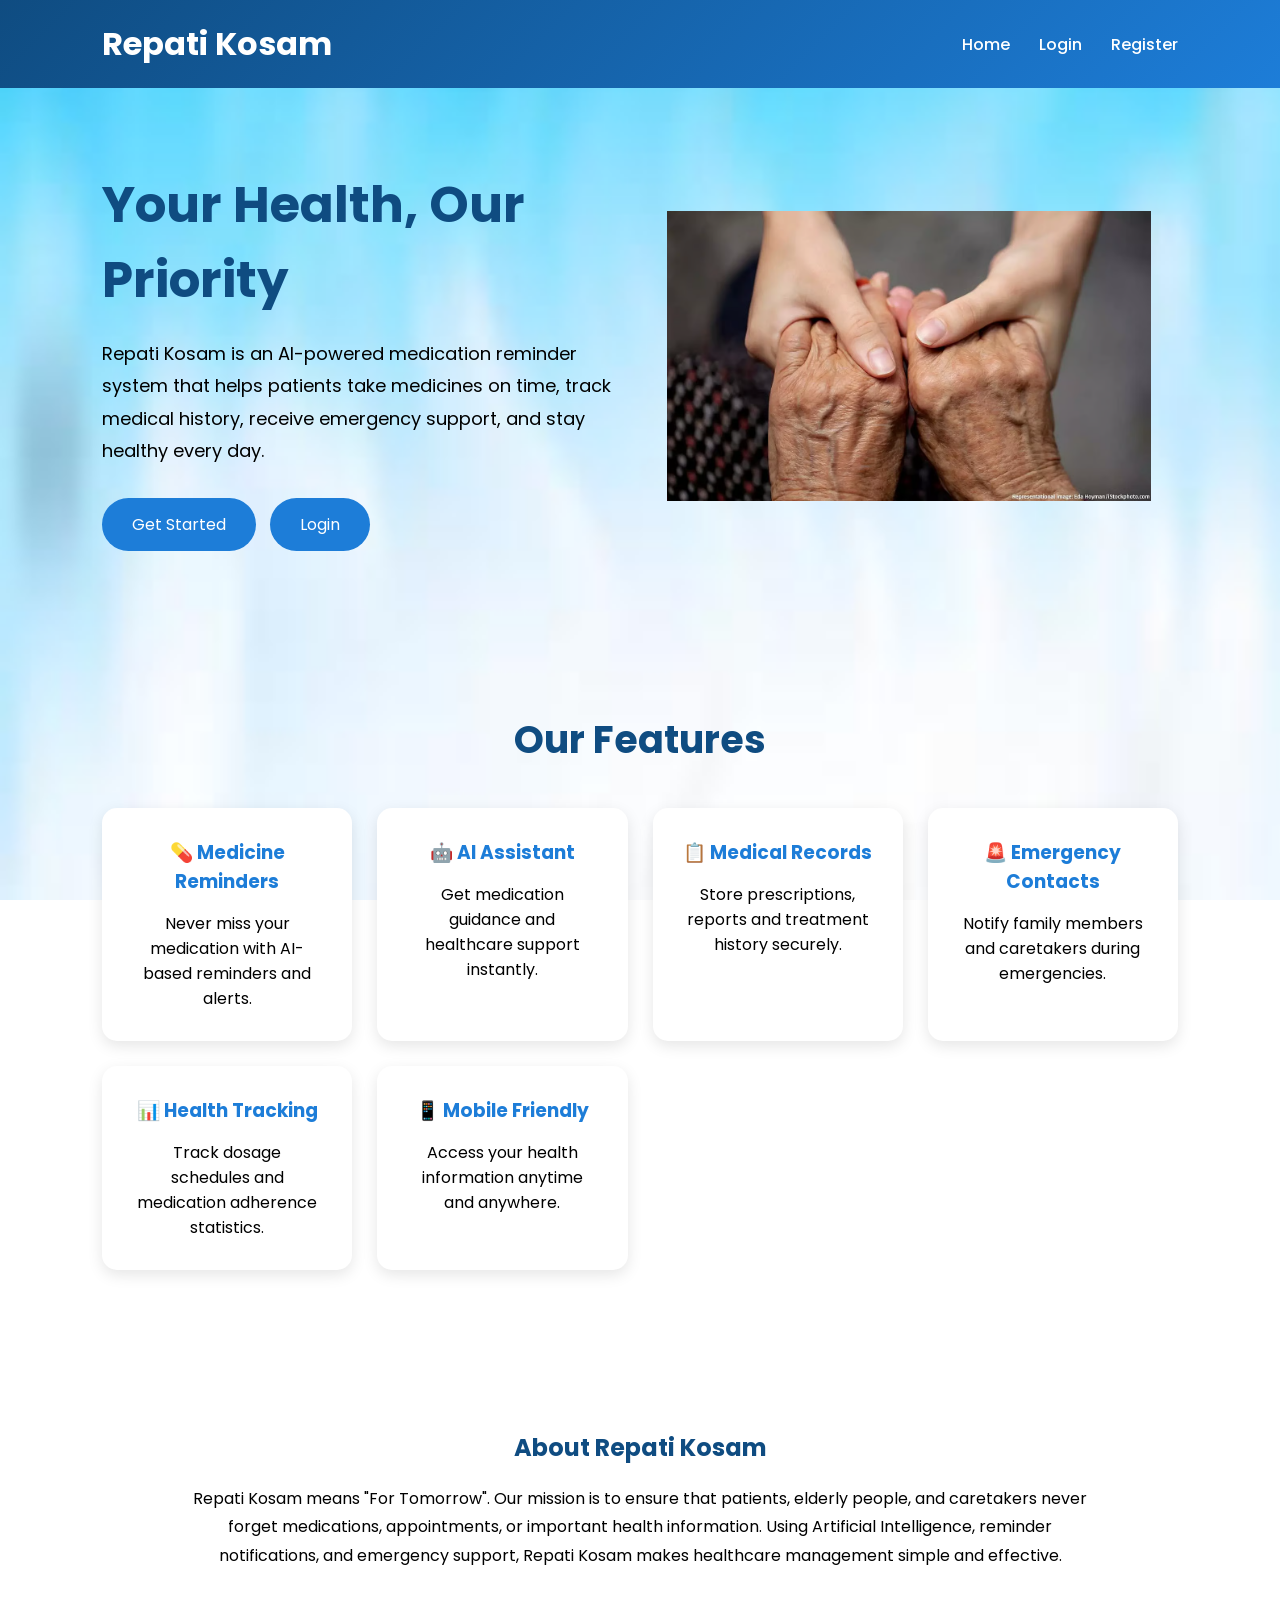
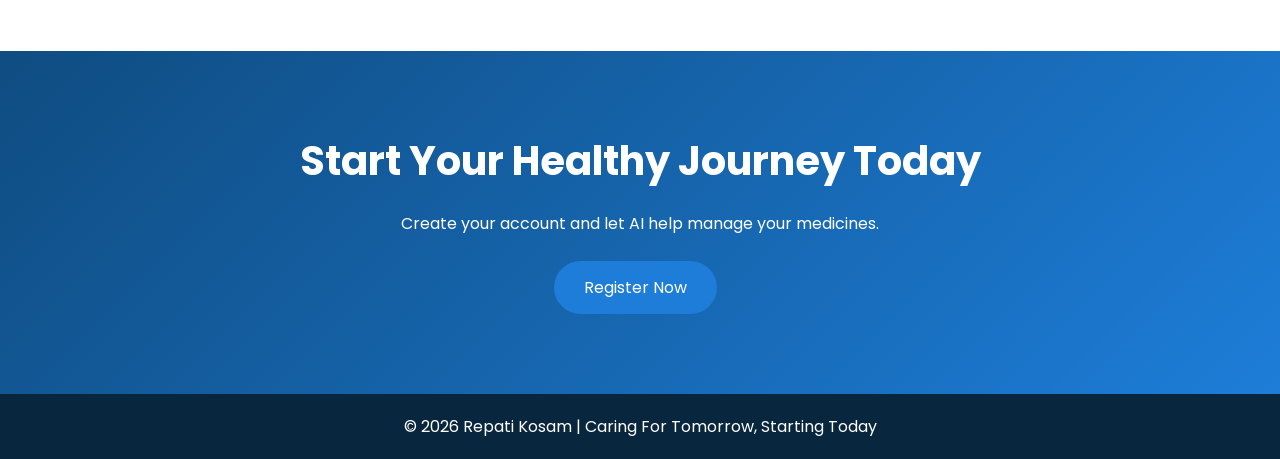
<file: index.html>
<!DOCTYPE html>
<html lang="en">
<head>
<meta charset="UTF-8">
<meta name="viewport" content="width=device-width, initial-scale=1.0">
<title>Repati Kosam - AI Medication Assistant</title>

<link href="https://fonts.googleapis.com/css2?family=Poppins:wght@300;400;500;600;700&display=swap" rel="stylesheet">

<style>
*{
    margin:0;
    padding:0;
    box-sizing:border-box;
    font-family:'Poppins',sans-serif;
}

body{
    background-image: url('images/bg.jpg');
    background-repeat: no-repeat;
  background-attachment: fixed;
  background-size: cover;
}

header{
    background:linear-gradient(135deg,#0f4c81,#1d7dd8);
    color:white;
    padding:20px 8%;
    display:flex;
    justify-content:space-between;
    align-items:center;
}

.logo{
    font-size:32px;
    font-weight:700;
}

nav a{
    color:white;
    text-decoration:none;
    margin-left:25px;
    font-weight:500;
}

.hero{
    display:flex;
    justify-content:space-between;
    align-items:center;
    padding:80px 8%;
    flex-wrap:wrap;
}

.hero-text{
    flex:1;
    min-width:300px;
}

.hero-text h1{
    font-size:50px;
    color:#0f4c81;
    margin-bottom:20px;
}

.hero-text p{
    font-size:18px;
    line-height:1.8;
    margin-bottom:30px;
}

.btn{
    display:inline-block;
    background:#1d7dd8;
    color:white;
    padding:14px 30px;
    border-radius:30px;
    text-decoration:none;
    margin-right:10px;
    transition:.3s;
}

.btn:hover{
    background:#0f4c81;
}

.hero-image{
    flex:1;
    text-align:center;
    min-width:300px;
}

.hero-image img{
    width:90%;
    max-width:500px;
}

.features{
    padding:80px 8%;
    text-align:center;
}

.features h2{
    color:#0f4c81;
    margin-bottom:40px;
    font-size:38px;
}

.feature-boxes{
    display:grid;
    grid-template-columns:repeat(auto-fit,minmax(250px,1fr));
    gap:25px;
}

.box{
    background:white;
    padding:30px;
    border-radius:15px;
    box-shadow:0 5px 15px rgba(0,0,0,0.1);
    transition:.3s;
}

.box:hover{
    transform:translateY(-10px);
}

.box h3{
    color:#1d7dd8;
    margin-bottom:15px;
}

.about{
    background:white;
    padding:80px 8%;
    text-align:center;
}

.about h2{
    color:#0f4c81;
    margin-bottom:20px;
}

.about p{
    max-width:900px;
    margin:auto;
    line-height:1.8;
}

.cta{
    padding:80px 8%;
    text-align:center;
    background:linear-gradient(135deg,#0f4c81,#1d7dd8);
    color:white;
}

.cta h2{
    font-size:40px;
    margin-bottom:20px;
}

footer{
    background:#08263d;
    color:white;
    text-align:center;
    padding:20px;
}
</style>
</head>

<body>

<header>
    <div class="logo">Repati Kosam</div>

    <nav>
        <a href="index.html">Home</a>
        <a href="login.html">Login</a>
        <a href="register.html">Register</a>
    </nav>
</header>

<section class="hero">

    <div class="hero-text">
        <h1>Your Health, Our Priority</h1>

        <p>
            Repati Kosam is an AI-powered medication reminder system that helps
            patients take medicines on time, track medical history,
            receive emergency support, and stay healthy every day.
        </p>

        <a href="register.html" class="btn">Get Started</a>
        <a href="login.html" class="btn">Login</a>
    </div>

    <div class="hero-image">
        <img src="images/hands.png" alt="Healthcare">
    </div>

</section>

<section class="features">

    <h2>Our Features</h2>

    <div class="feature-boxes">

        <div class="box">
            <h3>💊 Medicine Reminders</h3>
            <p>
                Never miss your medication with AI-based reminders and alerts.
            </p>
        </div>

        <div class="box">
            <h3>🤖 AI Assistant</h3>
            <p>
                Get medication guidance and healthcare support instantly.
            </p>
        </div>

        <div class="box">
            <h3>📋 Medical Records</h3>
            <p>
                Store prescriptions, reports and treatment history securely.
            </p>
        </div>

        <div class="box">
            <h3>🚨 Emergency Contacts</h3>
            <p>
                Notify family members and caretakers during emergencies.
            </p>
        </div>

        <div class="box">
            <h3>📊 Health Tracking</h3>
            <p>
                Track dosage schedules and medication adherence statistics.
            </p>
        </div>

        <div class="box">
            <h3>📱 Mobile Friendly</h3>
            <p>
                Access your health information anytime and anywhere.
            </p>
        </div>

    </div>

</section>

<section class="about">

    <h2>About Repati Kosam</h2>

    <p>
        Repati Kosam means "For Tomorrow". Our mission is to ensure that
        patients, elderly people, and caretakers never forget medications,
        appointments, or important health information. Using Artificial
        Intelligence, reminder notifications, and emergency support,
        Repati Kosam makes healthcare management simple and effective.
    </p>

</section>
<section class="cta">

    <h2>Start Your Healthy Journey Today</h2>

    <p>Create your account and let AI help manage your medicines.</p>

    <br>

    <a href="register.html" class="btn">Register Now</a>

</section>

<footer>
    <p>© 2026 Repati Kosam | Caring For Tomorrow, Starting Today</p>
</footer>

</body>
</file>
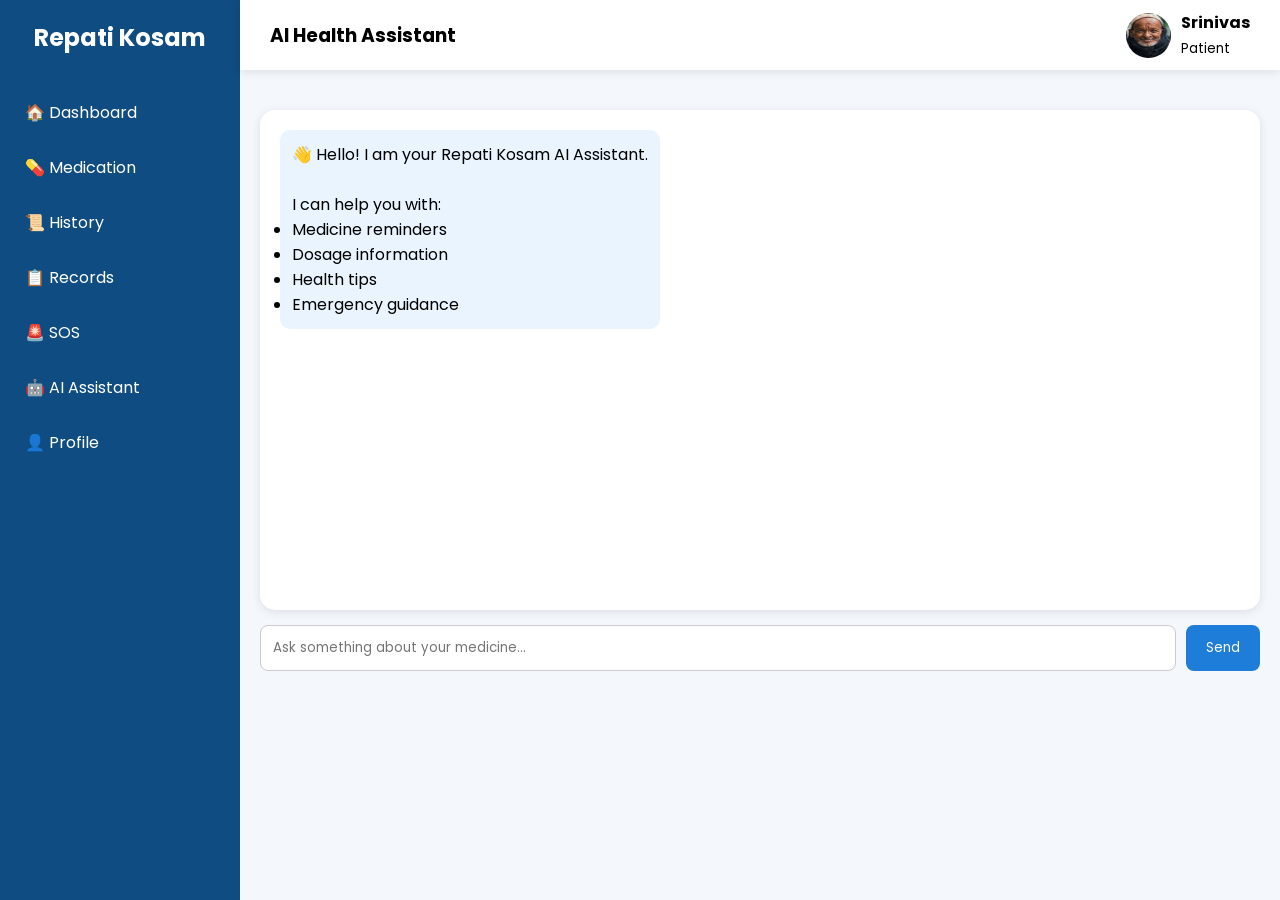
<file: ai-assistant.html>
<!DOCTYPE html>
<html lang="en">
<head>
<meta charset="UTF-8">
<meta name="viewport" content="width=device-width, initial-scale=1.0">
<title>AI Assistant - Repati Kosam</title>

<link href="https://fonts.googleapis.com/css2?family=Poppins:wght@300;400;500;600&display=swap" rel="stylesheet">

<style>
*{
margin:0;
padding:0;
box-sizing:border-box;
font-family:'Poppins',sans-serif;
}

body{
background:#f4f7fc;
}

.sidebar{
position:fixed;
left:0;
top:0;
width:240px;
height:100%;
background:#0f4c81;
padding-top:20px;
}

.sidebar h2{
color:white;
text-align:center;
margin-bottom:30px;
}

.sidebar a{
display:block;
padding:15px 25px;
color:white;
text-decoration:none;
}

.sidebar a:hover{
background:#1d7dd8;
}

.topbar{
position:fixed;
left:240px;
right:0;
top:0;
height:70px;
background:white;
display:flex;
justify-content:space-between;
align-items:center;
padding:0 30px;
box-shadow:0 2px 10px rgba(0,0,0,.1);
}

.profile{
display:flex;
align-items:center;
gap:10px;
}

.profile img{
width:45px;
height:45px;
border-radius:50%;
}

.main{
margin-left:240px;
margin-top:90px;
padding:20px;
}

.chat-container{
background:white;
height:500px;
border-radius:15px;
padding:20px;
overflow-y:auto;
box-shadow:0 2px 10px rgba(0,0,0,.1);
}

.bot{
background:#eaf4ff;
padding:12px;
border-radius:10px;
margin-bottom:10px;
width:fit-content;
max-width:70%;
}

.user{
background:#1d7dd8;
color:white;
padding:12px;
border-radius:10px;
margin-left:auto;
margin-bottom:10px;
width:fit-content;
max-width:70%;
}

.input-area{
display:flex;
margin-top:15px;
gap:10px;
}

input{
flex:1;
padding:12px;
border:1px solid #ccc;
border-radius:8px;
}

button{
padding:12px 20px;
background:#1d7dd8;
color:white;
border:none;
border-radius:8px;
cursor:pointer;
}

button:hover{
background:#0f4c81;
}
</style>
</head>

<body>

<div class="sidebar">
<h2>Repati Kosam</h2>

<a href="dashboard.html">🏠 Dashboard</a>
<a href="medication.html">💊 Medication</a>
<a href="history.html">📜 History</a>
<a href="records.html">📋 Records</a>
<a href="sos.html">🚨 SOS</a>
<a href="ai-assistant.html">🤖 AI Assistant</a>
<a href="profile.html">👤 Profile</a>
</div>

<div class="topbar">

<h3>AI Health Assistant</h3>

<div class="profile">
<img src="images/profile.png" alt="Profile">
<div>
<b>Srinivas</b><br>
<small>Patient</small>
</div>
</div>

</div>

<div class="main">

<div class="chat-container" id="chat">

<div class="bot">
👋 Hello! I am your Repati Kosam AI Assistant.
<br><br>
I can help you with:
<ul>
<li>Medicine reminders</li>
<li>Dosage information</li>
<li>Health tips</li>
<li>Emergency guidance</li>
</ul>
</div>

</div>

<div class="input-area">

<input type="text"
id="userInput"
placeholder="Ask something about your medicine...">

<button onclick="sendMessage()">Send</button>

</div>

</div>

<script>

function sendMessage(){

let input=document.getElementById("userInput");

let chat=document.getElementById("chat");

if(input.value.trim()=="") return;

chat.innerHTML +=
'<div class="user">'+input.value+'</div>';

let reply="Please consult your doctor for medical decisions. I can help with reminders, schedules, and general medication information.";

chat.innerHTML +=
'<div class="bot">'+reply+'</div>';

input.value="";

chat.scrollTop=chat.scrollHeight;
}

</script>

</body>
</html>
</file>
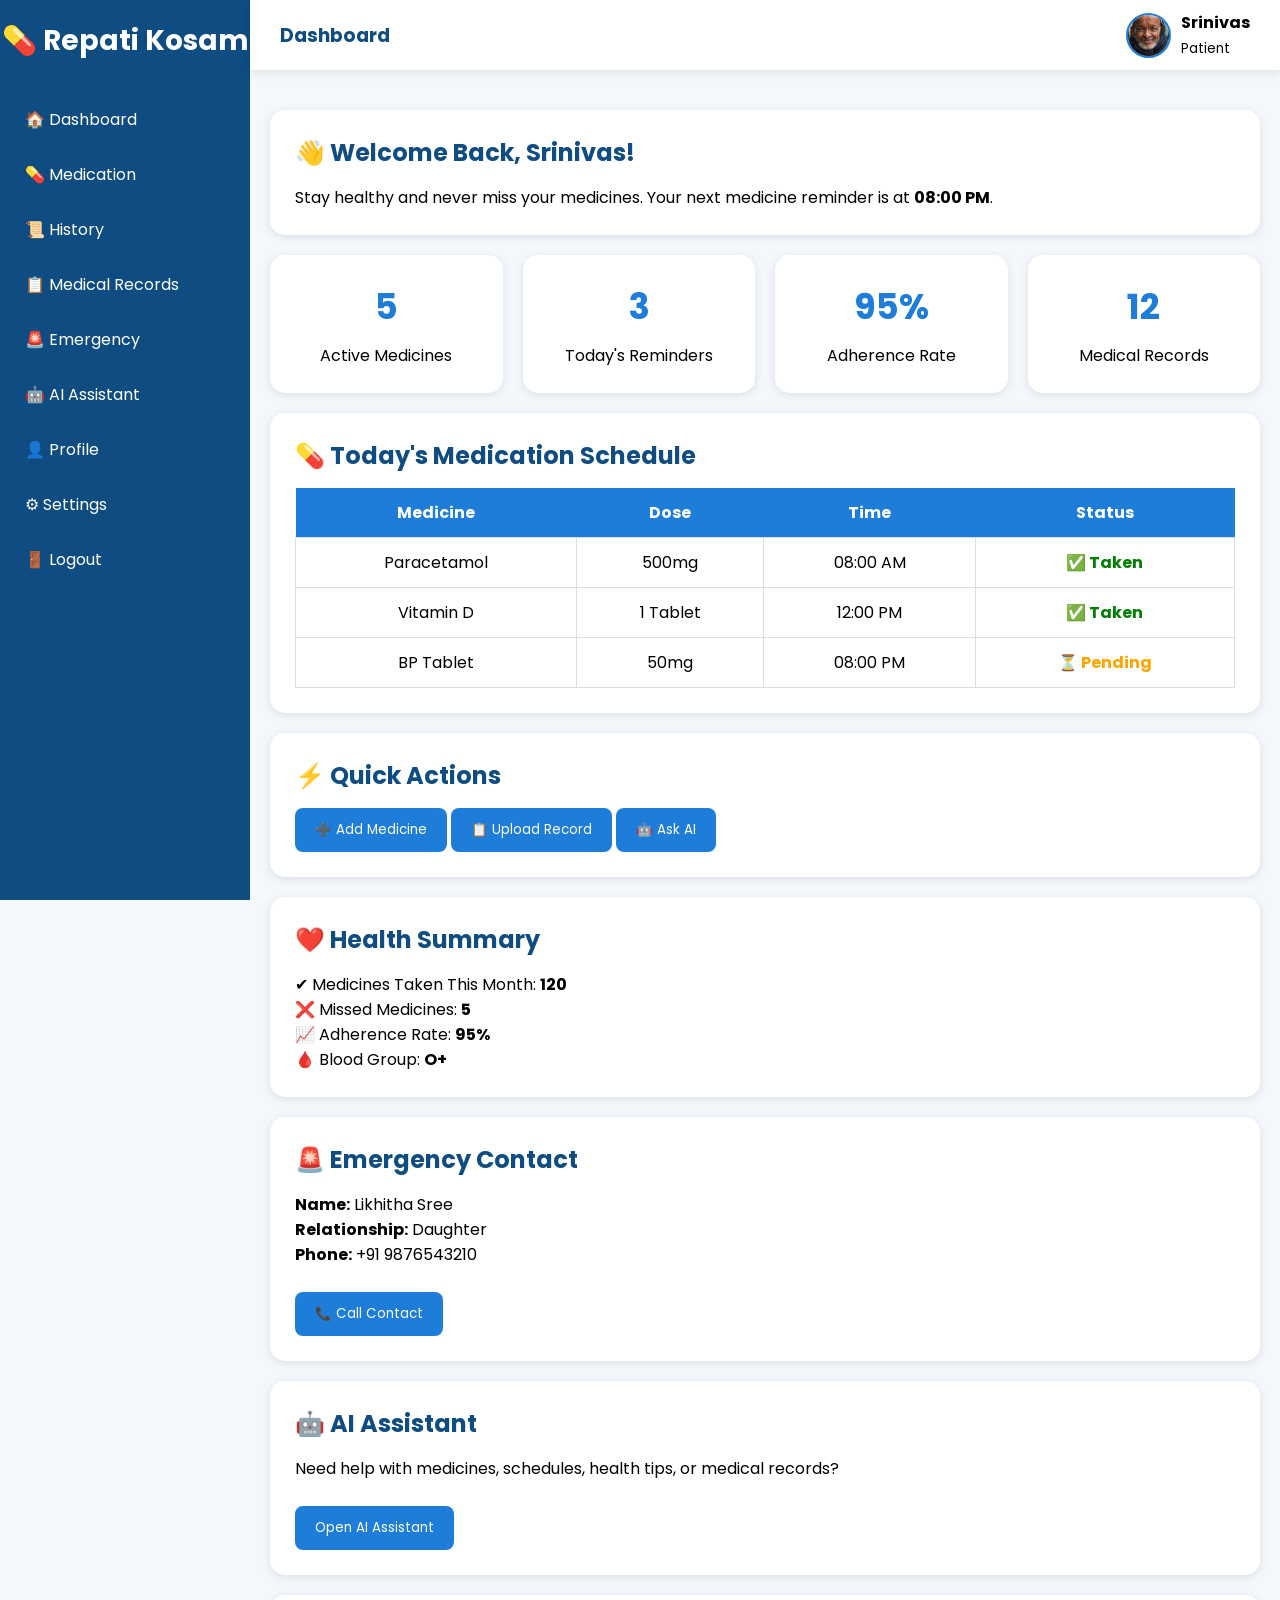
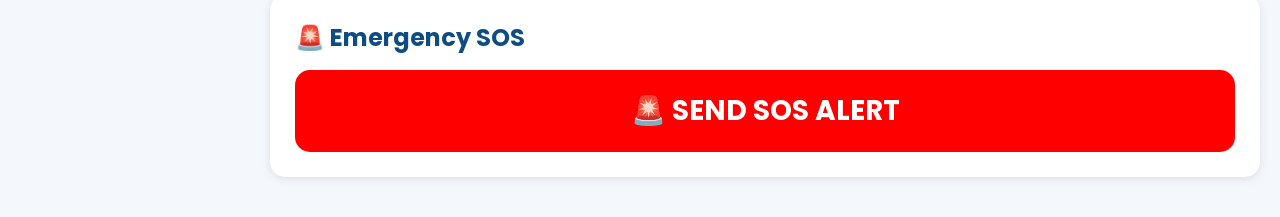
<file: dashboard.html>
<!DOCTYPE html>
<html lang="en">
<head>
<meta charset="UTF-8">
<meta name="viewport" content="width=device-width, initial-scale=1.0">
<title>Dashboard - Repati Kosam</title>

<link rel="stylesheet" href="style.css">
<link href="https://fonts.googleapis.com/css2?family=Poppins:wght@300;400;500;600;700&display=swap" rel="stylesheet">
</head>

<body>

<!-- Sidebar -->

<div class="sidebar">

<h2>💊 Repati Kosam</h2>

<a href="dashboard.html">🏠 Dashboard</a>
<a href="medication.html">💊 Medication</a>
<a href="history.html">📜 History</a>
<a href="records.html">📋 Medical Records</a>
<a href="emergency-contact.html">🚨 Emergency</a>
<a href="ai-assistant.html">🤖 AI Assistant</a>
<a href="profile.html">👤 Profile</a>
<a href="settings.html">⚙ Settings</a>
<a href="index.html">🚪 Logout</a>

</div>

<!-- Topbar -->

<div class="topbar">

<h3>Dashboard</h3>

<div class="profile">
<img src="images/profile.png" alt="Profile">
<div>
<b>Srinivas</b>
<br>
<small>Patient</small>
</div>
</div>

</div>

<!-- Main Content -->

<div class="main">

<!-- Welcome Card -->

<div class="card">
<h2>👋 Welcome Back, Srinivas!</h2>
<p>
Stay healthy and never miss your medicines.
Your next medicine reminder is at <b>08:00 PM</b>.
</p>
</div>

<!-- Statistics -->

<div class="cards">

<div class="stat-card">
<h1>5</h1>
<p>Active Medicines</p>
</div>

<div class="stat-card">
<h1>3</h1>
<p>Today's Reminders</p>
</div>

<div class="stat-card">
<h1>95%</h1>
<p>Adherence Rate</p>
</div>

<div class="stat-card">
<h1>12</h1>
<p>Medical Records</p>
</div>

</div>

<!-- Medication Schedule -->

<div class="card">

<h2>💊 Today's Medication Schedule</h2>

<table>

<tr>
<th>Medicine</th>
<th>Dose</th>
<th>Time</th>
<th>Status</th>
</tr>

<tr>
<td>Paracetamol</td>
<td>500mg</td>
<td>08:00 AM</td>
<td class="taken">✅ Taken</td>
</tr>

<tr>
<td>Vitamin D</td>
<td>1 Tablet</td>
<td>12:00 PM</td>
<td class="taken">✅ Taken</td>
</tr>

<tr>
<td>BP Tablet</td>
<td>50mg</td>
<td>08:00 PM</td>
<td class="pending">⏳ Pending</td>
</tr>

</table>

</div>

<!-- Quick Actions -->

<div class="card">

<h2>⚡ Quick Actions</h2>

<button class="btn" onclick="location.href='medication.html'">
➕ Add Medicine
</button>

<button class="btn" onclick="location.href='records.html'">
📋 Upload Record
</button>

<button class="btn" onclick="location.href='ai-assistant.html'">
🤖 Ask AI
</button>

</div>

<!-- Health Summary -->

<div class="card">

<h2>❤️ Health Summary</h2>

<p>✔ Medicines Taken This Month: <b>120</b></p>
<p>❌ Missed Medicines: <b>5</b></p>
<p>📈 Adherence Rate: <b>95%</b></p>
<p>🩸 Blood Group: <b>O+</b></p>

</div>

<!-- Emergency Contact -->

<div class="card">

<h2>🚨 Emergency Contact</h2>

<p><b>Name:</b> Likhitha Sree</p>
<p><b>Relationship:</b> Daughter</p>
<p><b>Phone:</b> +91 9876543210</p>

<br>

<button class="btn">
📞 Call Contact
</button>

</div>

<!-- AI Assistant -->

<div class="card">

<h2>🤖 AI Assistant</h2>

<p>
Need help with medicines, schedules, health tips,
or medical records?
</p>

<br>

<button class="btn"
onclick="location.href='ai-assistant.html'">
Open AI Assistant
</button>

</div>

<!-- SOS Button -->

<div class="card">

<h2>🚨 Emergency SOS</h2>

<button class="sos" onclick="sendSOS()">
🚨 SEND SOS ALERT
</button>

</div>

</div>

<script src="script.js"></script>

</body>
</html>
</file>
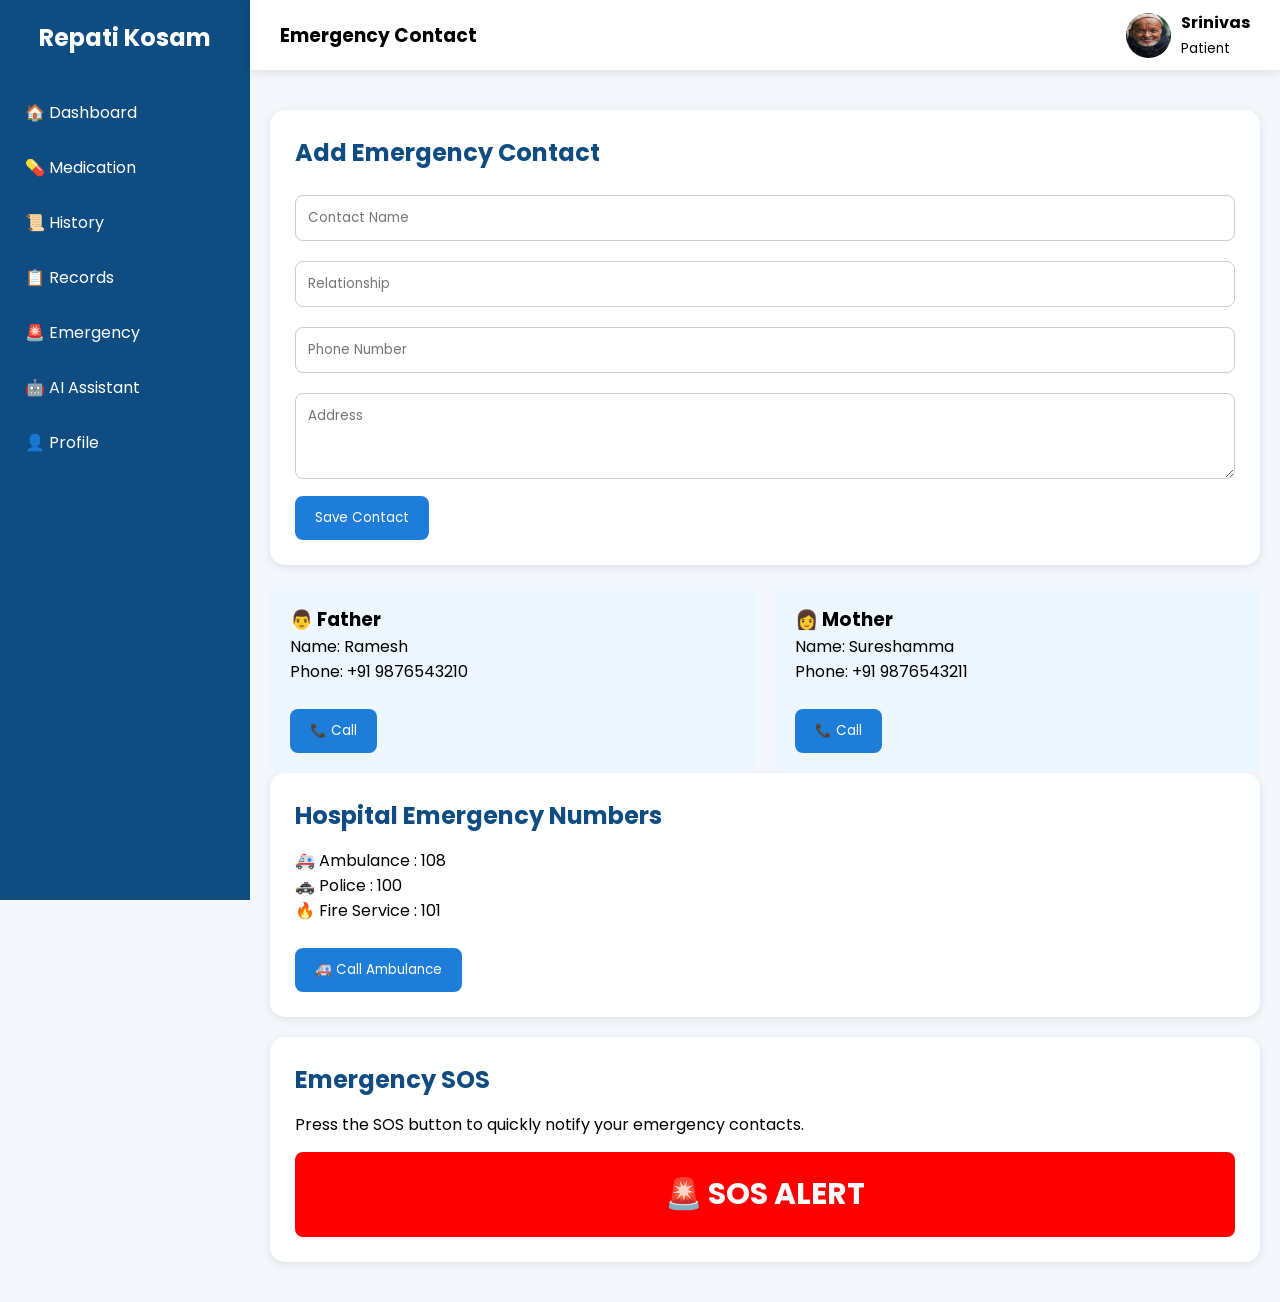
<file: emergency.html>
<!DOCTYPE html>
<html lang="en">
<head>
<meta charset="UTF-8">
<meta name="viewport" content="width=device-width, initial-scale=1.0">
<title>Emergency Contact - Repati Kosam</title>

<link href="https://fonts.googleapis.com/css2?family=Poppins:wght@300;400;500;600&display=swap" rel="stylesheet">

<style>

*{
margin:0;
padding:0;
box-sizing:border-box;
font-family:'Poppins',sans-serif;
}

body{
background:#f4f7fc;
}

.sidebar{
position:fixed;
left:0;
top:0;
width:250px;
height:100%;
background:#0f4c81;
padding-top:20px;
}

.sidebar h2{
text-align:center;
color:white;
margin-bottom:30px;
}

.sidebar a{
display:block;
padding:15px 25px;
color:white;
text-decoration:none;
}

.sidebar a:hover{
background:#1d7dd8;
}

.topbar{
position:fixed;
left:250px;
right:0;
top:0;
height:70px;
background:white;
display:flex;
justify-content:space-between;
align-items:center;
padding:0 30px;
box-shadow:0 2px 10px rgba(0,0,0,.1);
}

.profile{
display:flex;
align-items:center;
gap:10px;
}

.profile img{
width:45px;
height:45px;
border-radius:50%;
}

.main{
margin-left:250px;
margin-top:90px;
padding:20px;
}

.card{
background:white;
padding:25px;
border-radius:15px;
box-shadow:0 2px 10px rgba(0,0,0,.1);
margin-bottom:20px;
}

.card h2{
color:#0f4c81;
margin-bottom:15px;
}

input, textarea{
width:100%;
padding:12px;
margin:10px 0;
border:1px solid #ccc;
border-radius:8px;
}

button{
padding:12px 20px;
background:#1d7dd8;
color:white;
border:none;
border-radius:8px;
cursor:pointer;
}

button:hover{
background:#0f4c81;
}

.sos{
width:100%;
background:red;
font-size:30px;
font-weight:bold;
padding:20px;
margin-top:15px;
}

.sos:hover{
background:darkred;
}

.emergency-box{
display:grid;
grid-template-columns:repeat(auto-fit,minmax(250px,1fr));
gap:20px;
}

.info{
background:#eef6ff;
padding:20px;
border-radius:10px;
}

</style>
</head>

<body>

<div class="sidebar">
<h2>Repati Kosam</h2>

<a href="dashboard.html">🏠 Dashboard</a>
<a href="medication.html">💊 Medication</a>
<a href="history.html">📜 History</a>
<a href="records.html">📋 Records</a>
<a href="emergency.html">🚨 Emergency</a>
<a href="ai-assistant.html">🤖 AI Assistant</a>
<a href="profile.html">👤 Profile</a>
</div>

<div class="topbar">

<h3>Emergency Contact</h3>

<div class="profile">
<img src="images/profile.png" alt="Profile">
<div>
<b>Srinivas</b><br>
<small>Patient</small>
</div>
</div>

</div>

<div class="main">

<div class="card">

<h2>Add Emergency Contact</h2>

<form>

<input type="text" placeholder="Contact Name" required>

<input type="text" placeholder="Relationship" required>

<input type="tel" placeholder="Phone Number" required>

<textarea rows="3" placeholder="Address"></textarea>

<button type="submit">Save Contact</button>

</form>

</div>

<div class="emergency-box">

<div class="info">
<h3>👨 Father</h3>
<p>Name: Ramesh</p>
<p>Phone: +91 9876543210</p>
<br>
<button>📞 Call</button>
</div>

<div class="info">
<h3>👩 Mother</h3>
<p>Name: Sureshamma</p>
<p>Phone: +91 9876543211</p>
<br>
<button>📞 Call</button>
</div>

</div>

<div class="card">

<h2>Hospital Emergency Numbers</h2>

<p>🚑 Ambulance : 108</p>
<p>🚓 Police : 100</p>
<p>🔥 Fire Service : 101</p>

<br>

<button>🚑 Call Ambulance</button>

</div>

<div class="card">

<h2>Emergency SOS</h2>

<p>
Press the SOS button to quickly notify your emergency contacts.
</p>

<button class="sos">
🚨 SOS ALERT
</button>

</div>

</div>

</body>
</html>
</file>
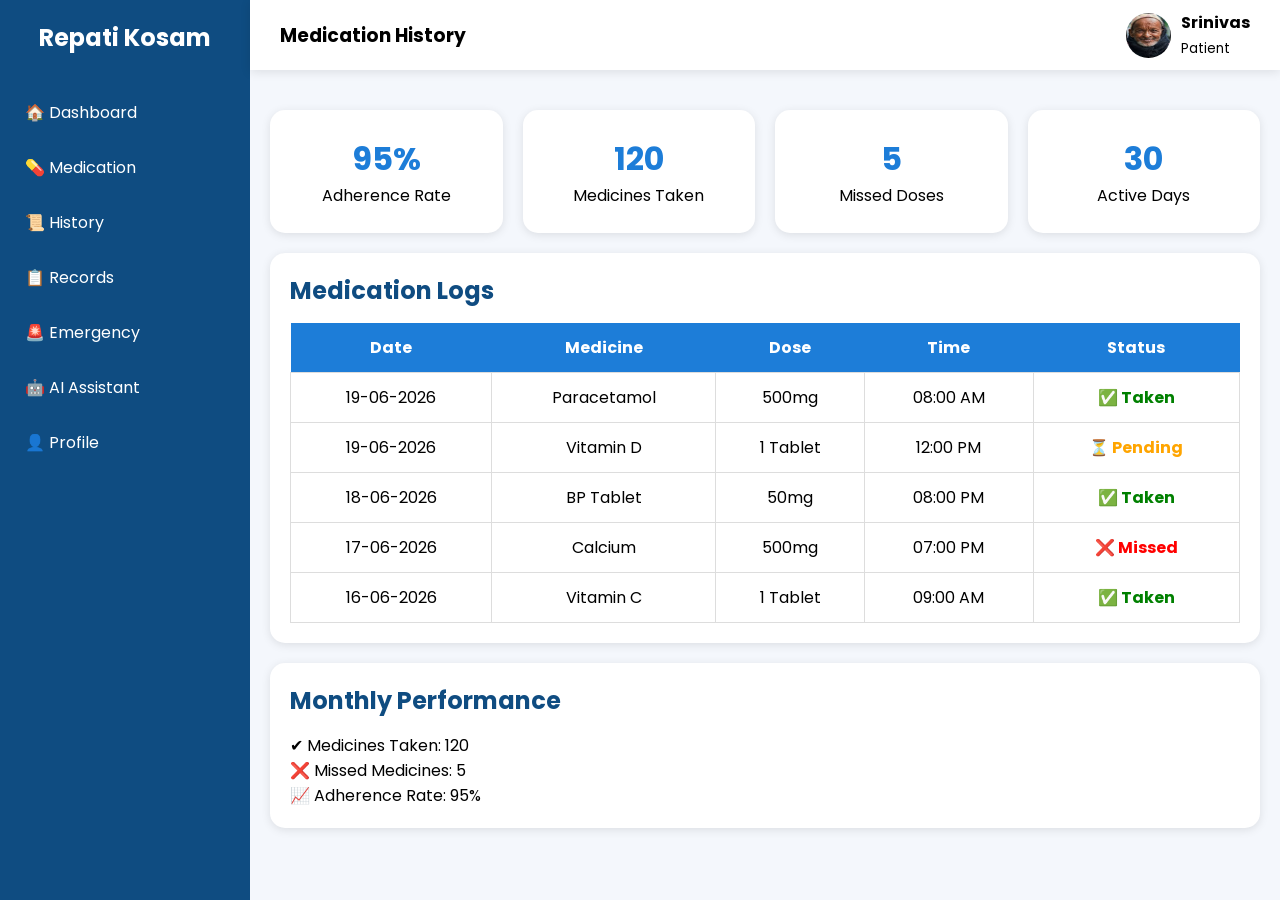
<file: history.html>
<!DOCTYPE html>
<html lang="en">
<head>
<meta charset="UTF-8">
<meta name="viewport" content="width=device-width, initial-scale=1.0">
<title>Medication History - Repati Kosam</title>

<link href="https://fonts.googleapis.com/css2?family=Poppins:wght@300;400;500;600&display=swap" rel="stylesheet">

<style>

*{
margin:0;
padding:0;
box-sizing:border-box;
font-family:'Poppins',sans-serif;
}

body{
background:#f4f7fc;
}

.sidebar{
position:fixed;
left:0;
top:0;
width:250px;
height:100%;
background:#0f4c81;
padding-top:20px;
}

.sidebar h2{
color:white;
text-align:center;
margin-bottom:30px;
}

.sidebar a{
display:block;
padding:15px 25px;
color:white;
text-decoration:none;
}

.sidebar a:hover{
background:#1d7dd8;
}

.topbar{
position:fixed;
left:250px;
right:0;
top:0;
height:70px;
background:white;
display:flex;
justify-content:space-between;
align-items:center;
padding:0 30px;
box-shadow:0 2px 10px rgba(0,0,0,.1);
}

.profile{
display:flex;
align-items:center;
gap:10px;
}

.profile img{
width:45px;
height:45px;
border-radius:50%;
}

.main{
margin-left:250px;
margin-top:90px;
padding:20px;
}

.card{
background:white;
padding:20px;
border-radius:15px;
box-shadow:0 2px 10px rgba(0,0,0,.1);
margin-bottom:20px;
}

.card h2{
color:#0f4c81;
margin-bottom:15px;
}

.stats{
display:grid;
grid-template-columns:repeat(auto-fit,minmax(220px,1fr));
gap:20px;
margin-bottom:20px;
}

.stat-card{
background:white;
padding:25px;
border-radius:15px;
text-align:center;
box-shadow:0 2px 10px rgba(0,0,0,.1);
}

.stat-card h1{
color:#1d7dd8;
}

table{
width:100%;
border-collapse:collapse;
}

th{
background:#1d7dd8;
color:white;
padding:12px;
}

td{
padding:12px;
border:1px solid #ddd;
text-align:center;
}

.taken{
color:green;
font-weight:bold;
}

.missed{
color:red;
font-weight:bold;
}

.pending{
color:orange;
font-weight:bold;
}

</style>
</head>

<body>

<div class="sidebar">

<h2>Repati Kosam</h2>

<a href="dashboard.html">🏠 Dashboard</a>
<a href="medication.html">💊 Medication</a>
<a href="history.html">📜 History</a>
<a href="records.html">📋 Records</a>
<a href="emergency.html">🚨 Emergency</a>
<a href="ai-assistant.html">🤖 AI Assistant</a>
<a href="profile.html">👤 Profile</a>

</div>

<div class="topbar">

<h3>Medication History</h3>

<div class="profile">
<img src="images/profile.png" alt="">
<div>
<b>Srinivas</b><br>
<small>Patient</small>
</div>
</div>

</div>

<div class="main">

<div class="stats">

<div class="stat-card">
<h1>95%</h1>
<p>Adherence Rate</p>
</div>

<div class="stat-card">
<h1>120</h1>
<p>Medicines Taken</p>
</div>

<div class="stat-card">
<h1>5</h1>
<p>Missed Doses</p>
</div>

<div class="stat-card">
<h1>30</h1>
<p>Active Days</p>
</div>

</div>

<div class="card">

<h2>Medication Logs</h2>

<table>

<tr>
<th>Date</th>
<th>Medicine</th>
<th>Dose</th>
<th>Time</th>
<th>Status</th>
</tr>

<tr>
<td>19-06-2026</td>
<td>Paracetamol</td>
<td>500mg</td>
<td>08:00 AM</td>
<td class="taken">✅ Taken</td>
</tr>

<tr>
<td>19-06-2026</td>
<td>Vitamin D</td>
<td>1 Tablet</td>
<td>12:00 PM</td>
<td class="pending">⏳ Pending</td>
</tr>

<tr>
<td>18-06-2026</td>
<td>BP Tablet</td>
<td>50mg</td>
<td>08:00 PM</td>
<td class="taken">✅ Taken</td>
</tr>

<tr>
<td>17-06-2026</td>
<td>Calcium</td>
<td>500mg</td>
<td>07:00 PM</td>
<td class="missed">❌ Missed</td>
</tr>

<tr>
<td>16-06-2026</td>
<td>Vitamin C</td>
<td>1 Tablet</td>
<td>09:00 AM</td>
<td class="taken">✅ Taken</td>
</tr>

</table>

</div>

<div class="card">

<h2>Monthly Performance</h2>

<p>✔ Medicines Taken: 120</p>
<p>❌ Missed Medicines: 5</p>
<p>📈 Adherence Rate: 95%</p>

</div>

</div>

</body>
</html>
</file>
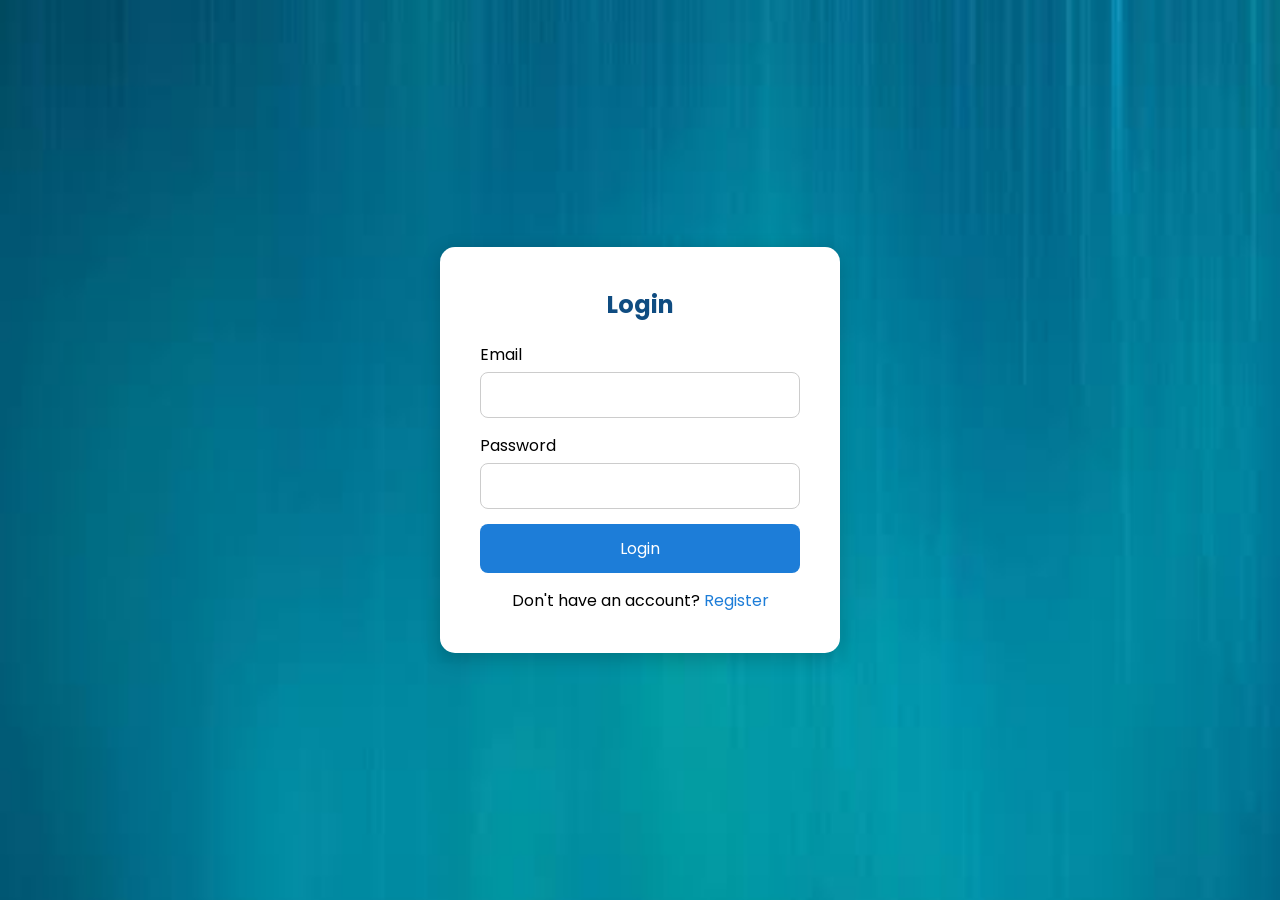
<file: login.html>
<!DOCTYPE html>
<html lang="en">
<head>
<meta charset="UTF-8">
<meta name="viewport" content="width=device-width, initial-scale=1.0">
<title>Login - Repati Kosam</title>

<link href="https://fonts.googleapis.com/css2?family=Poppins:wght@300;400;500;600&display=swap" rel="stylesheet">

<style>
*{
    margin:0;
    padding:0;
    box-sizing:border-box;
    font-family:'Poppins',sans-serif;
}

body{
    background-image: url('images/background.jpg');
    display:flex;
    justify-content:center;
    align-items:center;
    min-height:100vh;
    padding:20px;
    background-repeat: no-repeat;
  background-attachment: fixed;
  background-size: cover;
}

.container{
    width:400px;
    background:white;
    padding:40px;
    border-radius:15px;
    box-shadow:0 5px 20px rgba(0,0,0,.2);
}

h2{
    text-align:center;
    color:#0f4c81;
    margin-bottom:20px;
}

.input-group{
    margin-bottom:15px;
}

label{
    display:block;
    margin-bottom:5px;
}

input{
    width:100%;
    padding:12px;
    border:1px solid #ccc;
    border-radius:8px;
}

button{
    width:100%;
    padding:12px;
    background:#1d7dd8;
    color:white;
    border:none;
    border-radius:8px;
    cursor:pointer;
    font-size:16px;
}

button:hover{
    background:#0f4c81;
}

p{
    text-align:center;
    margin-top:15px;
}

a{
    color:#1d7dd8;
    text-decoration:none;
}
</style>
</head>

<body>

<div class="container">

<h2>Login</h2>

<form action="dashboard.html">

<div class="input-group">
<label>Email</label>
<input type="email" required>
</div>

<div class="input-group">
<label>Password</label>
<input type="password" required>
</div>

<button type="submit">Login</button>

<p>
Don't have an account?
<a href="register.html">Register</a>
</p>

</form>

</div>

</body>
</html>
</file>
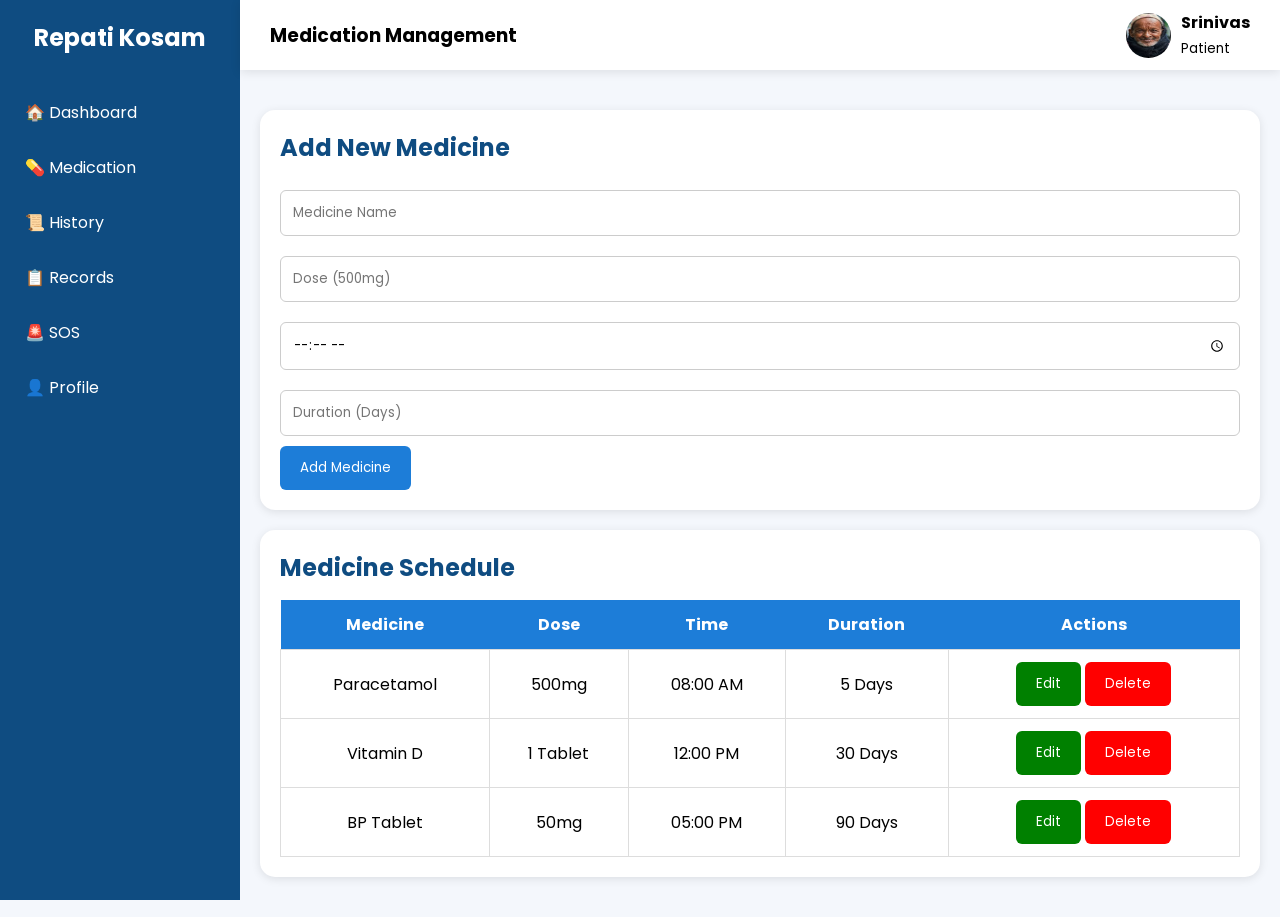
<file: medication.html>
<!DOCTYPE html>
<html lang="en">
<head>
<meta charset="UTF-8">
<meta name="viewport" content="width=device-width, initial-scale=1.0">
<title>Medication Management</title>

<link href="https://fonts.googleapis.com/css2?family=Poppins:wght@300;400;500;600&display=swap" rel="stylesheet">

<style>

*{
margin:0;
padding:0;
box-sizing:border-box;
font-family:'Poppins',sans-serif;
}

body{
background:#f4f7fc;
}

.sidebar{
position:fixed;
left:0;
top:0;
width:240px;
height:100%;
background:#0f4c81;
padding-top:20px;
}

.sidebar h2{
text-align:center;
color:white;
margin-bottom:30px;
}

.sidebar a{
display:block;
padding:15px 25px;
color:white;
text-decoration:none;
}

.sidebar a:hover{
background:#1d7dd8;
}

.topbar{
position:fixed;
left:240px;
right:0;
top:0;
height:70px;
background:white;
display:flex;
justify-content:space-between;
align-items:center;
padding:0 30px;
box-shadow:0 2px 10px rgba(0,0,0,.1);
}

.profile{
display:flex;
align-items:center;
gap:10px;
}

.profile img{
width:45px;
height:45px;
border-radius:50%;
}

.main{
margin-left:240px;
margin-top:90px;
padding:20px;
}

.card{
background:white;
padding:20px;
border-radius:15px;
box-shadow:0 2px 10px rgba(0,0,0,.1);
margin-bottom:20px;
}

h2{
color:#0f4c81;
margin-bottom:15px;
}

input{
width:100%;
padding:12px;
margin:10px 0;
border:1px solid #ccc;
border-radius:6px;
}

button{
padding:12px 20px;
background:#1d7dd8;
color:white;
border:none;
border-radius:6px;
cursor:pointer;
}

button:hover{
background:#0f4c81;
}

table{
width:100%;
border-collapse:collapse;
}

th{
background:#1d7dd8;
color:white;
padding:12px;
}

td{
padding:12px;
border:1px solid #ddd;
text-align:center;
}

.delete{
background:red;
}

.edit{
background:green;
}

</style>
</head>
<body>

<div class="sidebar">

<h2>Repati Kosam</h2>

<a href="dashboard.html">🏠 Dashboard</a>
<a href="medication.html">💊 Medication</a>
<a href="history.html">📜 History</a>
<a href="records.html">📋 Records</a>
<a href="emergency.html">🚨 SOS</a>
<a href="profile.html">👤 Profile</a>

</div>

<div class="topbar">

<h3>Medication Management</h3>

<div class="profile">
<img src="images/profile.png">
<div>
<b>Srinivas</b><br>
<small>Patient</small>
</div>
</div>

</div>

<div class="main">

<div class="card">

<h2>Add New Medicine</h2>

<form>

<input type="text" placeholder="Medicine Name" required>

<input type="text" placeholder="Dose (500mg)" required>

<input type="time" required>

<input type="number" placeholder="Duration (Days)" required>

<button>Add Medicine</button>

</form>

</div>

<div class="card">

<h2>Medicine Schedule</h2>

<table>

<tr>
<th>Medicine</th>
<th>Dose</th>
<th>Time</th>
<th>Duration</th>
<th>Actions</th>
</tr>

<tr>
<td>Paracetamol</td>
<td>500mg</td>
<td>08:00 AM</td>
<td>5 Days</td>
<td>
<button class="edit">Edit</button>
<button class="delete">Delete</button>
</td>
</tr>

<tr>
<td>Vitamin D</td>
<td>1 Tablet</td>
<td>12:00 PM</td>
<td>30 Days</td>
<td>
<button class="edit">Edit</button>
<button class="delete">Delete</button>
</td>
</tr>

<tr>
<td>BP Tablet</td>
<td>50mg</td>
<td>05:00 PM</td>
<td>90 Days</td>
<td>
<button class="edit">Edit</button>
<button class="delete">Delete</button>
</td>
</tr>

</table>

</div>

</div>

</body>
</html>
</file>
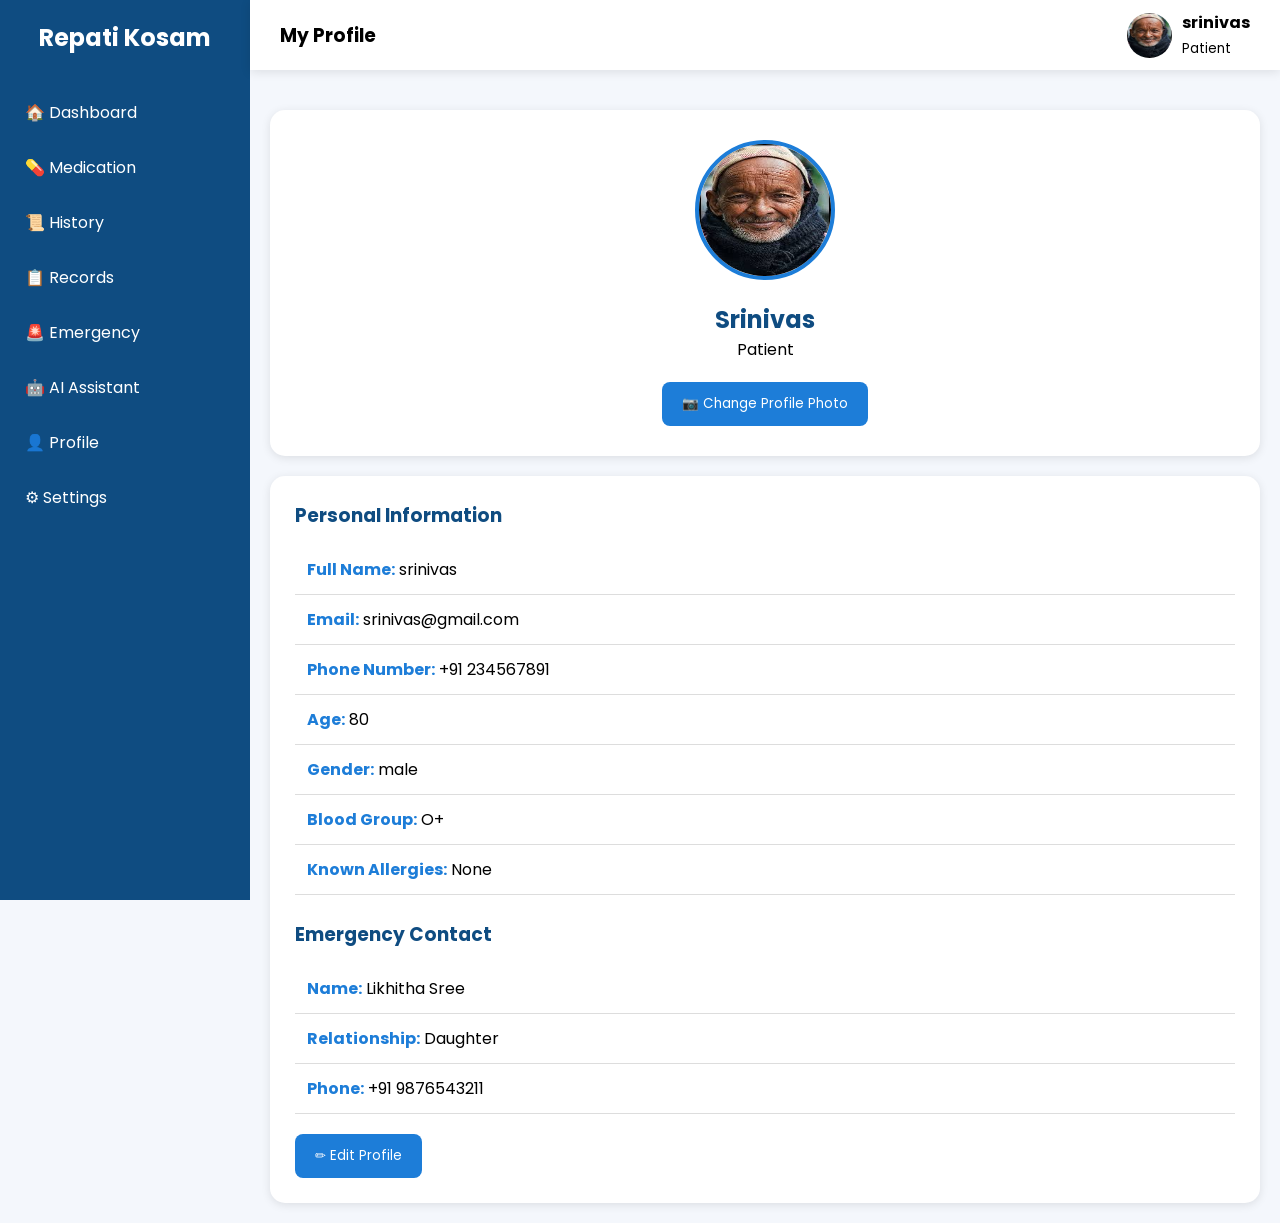
<file: profile.html>
<!DOCTYPE html>
<html lang="en">
<head>
<meta charset="UTF-8">
<meta name="viewport" content="width=device-width, initial-scale=1.0">
<title>Profile - Repati Kosam</title>

<link href="https://fonts.googleapis.com/css2?family=Poppins:wght@300;400;500;600&display=swap" rel="stylesheet">

<style>

*{
margin:0;
padding:0;
box-sizing:border-box;
font-family:'Poppins',sans-serif;
}

body{
background:#f4f7fc;
}

.sidebar{
position:fixed;
left:0;
top:0;
width:250px;
height:100%;
background:#0f4c81;
padding-top:20px;
}

.sidebar h2{
color:white;
text-align:center;
margin-bottom:30px;
}

.sidebar a{
display:block;
padding:15px 25px;
color:white;
text-decoration:none;
}

.sidebar a:hover{
background:#1d7dd8;
}

.topbar{
position:fixed;
left:250px;
right:0;
top:0;
height:70px;
background:white;
display:flex;
justify-content:space-between;
align-items:center;
padding:0 30px;
box-shadow:0 2px 10px rgba(0,0,0,.1);
}

.profile-top{
display:flex;
align-items:center;
gap:10px;
}

.profile-top img{
width:45px;
height:45px;
border-radius:50%;
}

.main{
margin-left:250px;
margin-top:90px;
padding:20px;
}

.profile-card{
background:white;
padding:30px;
border-radius:15px;
box-shadow:0 2px 10px rgba(0,0,0,.1);
text-align:center;
margin-bottom:20px;
}

.profile-card img{
width:140px;
height:140px;
border-radius:50%;
border:4px solid #1d7dd8;
margin-bottom:15px;
}

.profile-card h2{
color:#0f4c81;
}

.details{
background:white;
padding:25px;
border-radius:15px;
box-shadow:0 2px 10px rgba(0,0,0,.1);
}

.details h3{
color:#0f4c81;
margin-bottom:15px;
}

.info{
padding:12px;
border-bottom:1px solid #ddd;
}

.info strong{
color:#1d7dd8;
}

button{
margin-top:20px;
padding:12px 20px;
background:#1d7dd8;
color:white;
border:none;
border-radius:8px;
cursor:pointer;
}

button:hover{
background:#0f4c81;
}

</style>

</head>
<body>

<div class="sidebar">

<h2>Repati Kosam</h2>

<a href="dashboard.html">🏠 Dashboard</a>
<a href="medication.html">💊 Medication</a>
<a href="history.html">📜 History</a>
<a href="records.html">📋 Records</a>
<a href="emergency.html">🚨 Emergency</a>
<a href="ai-assistant.html">🤖 AI Assistant</a>
<a href="profile.html">👤 Profile</a>
<a href="settings.html">⚙ Settings</a>

</div>

<div class="topbar">

<h3>My Profile</h3>

<div class="profile-top">
<img src="images/profile.png" alt="Profile">
<div>
<b>srinivas</b><br>
<small>Patient</small>
</div>
</div>

</div>

<div class="main">

<div class="profile-card">

<img src="images/profile.png" alt="Profile">

<h2>Srinivas</h2>

<p>Patient</p>

<button>📷 Change Profile Photo</button>

</div>

<div class="details">

<h3>Personal Information</h3>

<div class="info">
<strong>Full Name:</strong> srinivas
</div>

<div class="info">
<strong>Email:</strong> srinivas@gmail.com
</div>

<div class="info">
<strong>Phone Number:</strong> +91 234567891
</div>

<div class="info">
<strong>Age:</strong> 80
</div>

<div class="info">
<strong>Gender:</strong> male
</div>

<div class="info">
<strong>Blood Group:</strong> O+
</div>

<div class="info">
<strong>Known Allergies:</strong> None
</div>

<h3 style="margin-top:25px;">Emergency Contact</h3>

<div class="info">
<strong>Name:</strong> Likhitha Sree
</div>

<div class="info">
<strong>Relationship:</strong> Daughter
</div>

<div class="info">
<strong>Phone:</strong> +91 9876543211
</div>

<button>✏ Edit Profile</button>

</div>

</div>

</body>
</html>
</file>
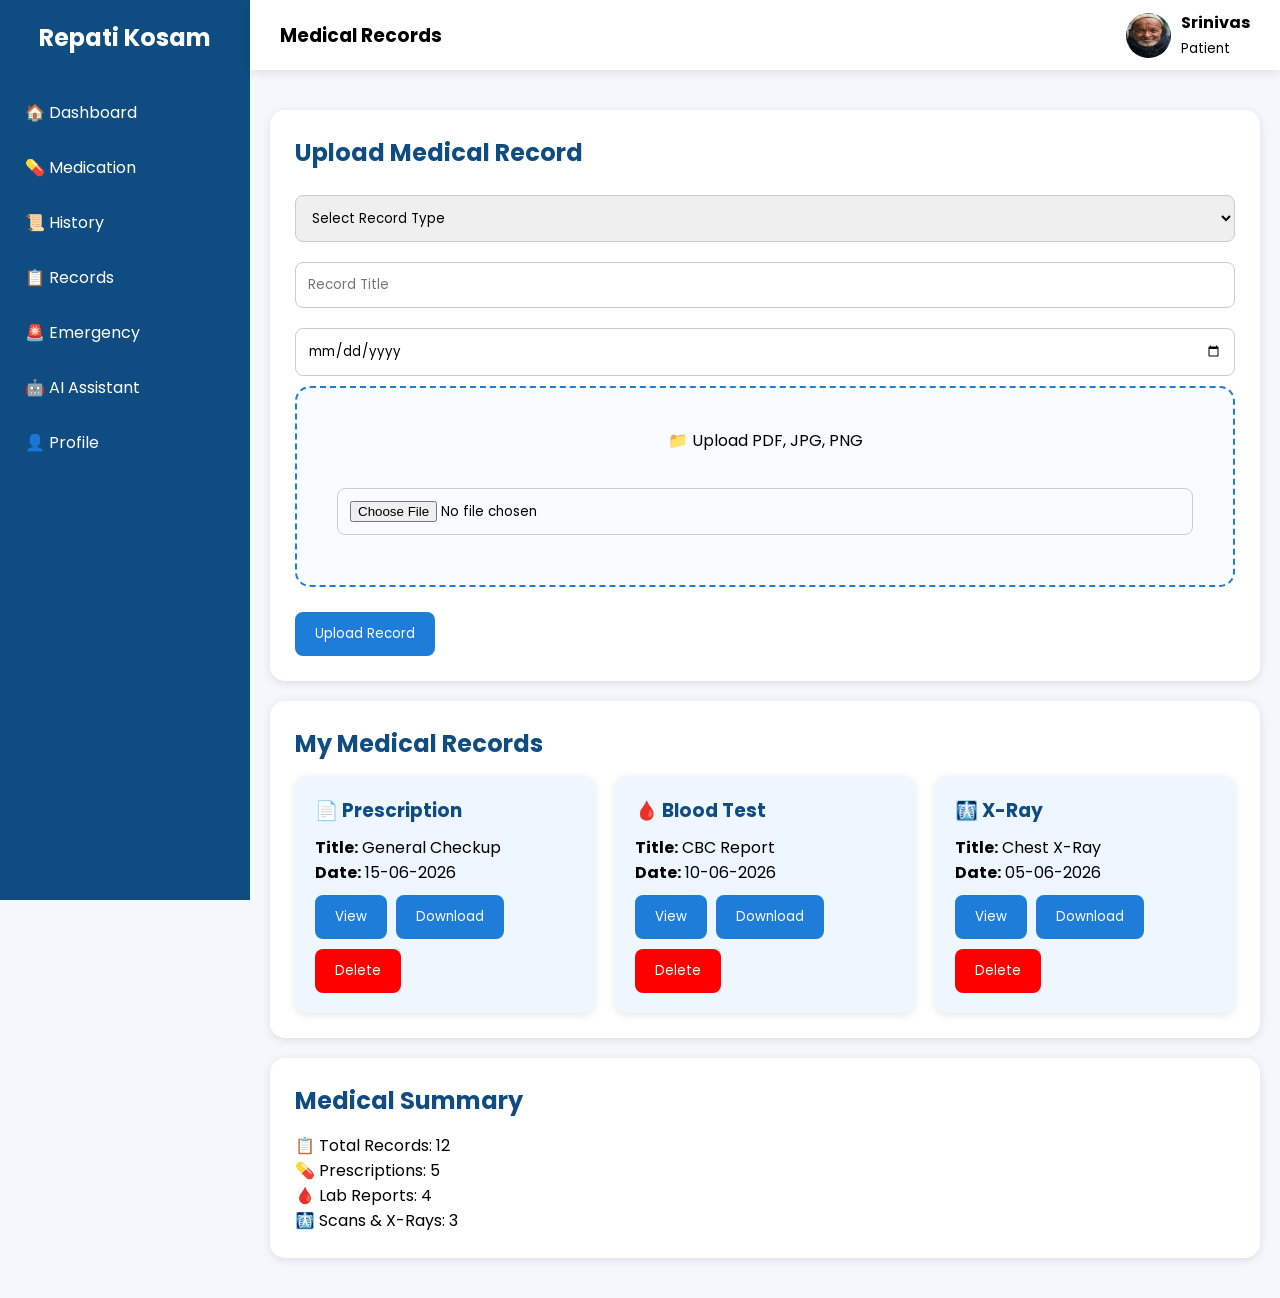
<file: records.html>
<!DOCTYPE html>
<html lang="en">
<head>
<meta charset="UTF-8">
<meta name="viewport" content="width=device-width, initial-scale=1.0">
<title>Medical Records - Repati Kosam</title>

<link href="https://fonts.googleapis.com/css2?family=Poppins:wght@300;400;500;600&display=swap" rel="stylesheet">

<style>

*{
margin:0;
padding:0;
box-sizing:border-box;
font-family:'Poppins',sans-serif;
}

body{
background:#f4f7fc;
}

.sidebar{
position:fixed;
left:0;
top:0;
width:250px;
height:100%;
background:#0f4c81;
padding-top:20px;
}

.sidebar h2{
color:white;
text-align:center;
margin-bottom:30px;
}

.sidebar a{
display:block;
padding:15px 25px;
color:white;
text-decoration:none;
}

.sidebar a:hover{
background:#1d7dd8;
}

.topbar{
position:fixed;
left:250px;
right:0;
top:0;
height:70px;
background:white;
display:flex;
justify-content:space-between;
align-items:center;
padding:0 30px;
box-shadow:0 2px 10px rgba(0,0,0,.1);
}

.profile{
display:flex;
align-items:center;
gap:10px;
}

.profile img{
width:45px;
height:45px;
border-radius:50%;
}

.main{
margin-left:250px;
margin-top:90px;
padding:20px;
}

.card{
background:white;
padding:25px;
border-radius:15px;
box-shadow:0 2px 10px rgba(0,0,0,.1);
margin-bottom:20px;
}

.card h2{
color:#0f4c81;
margin-bottom:15px;
}

.upload-box{
border:2px dashed #1d7dd8;
padding:40px;
text-align:center;
border-radius:15px;
background:#f8fbff;
}

input, select{
width:100%;
padding:12px;
margin:10px 0;
border:1px solid #ccc;
border-radius:8px;
}

button{
padding:12px 20px;
background:#1d7dd8;
color:white;
border:none;
border-radius:8px;
cursor:pointer;
}

button:hover{
background:#0f4c81;
}

.records-grid{
display:grid;
grid-template-columns:repeat(auto-fit,minmax(250px,1fr));
gap:20px;
}

.record-card{
background:#eef6ff;
padding:20px;
border-radius:12px;
box-shadow:0 2px 8px rgba(0,0,0,.1);
}

.record-card h3{
color:#0f4c81;
margin-bottom:10px;
}

.action-btn{
margin-top:10px;
margin-right:5px;
}

.delete{
background:red;
}

.delete:hover{
background:darkred;
}

</style>
</head>

<body>

<div class="sidebar">

<h2>Repati Kosam</h2>

<a href="dashboard.html">🏠 Dashboard</a>
<a href="medication.html">💊 Medication</a>
<a href="history.html">📜 History</a>
<a href="records.html">📋 Records</a>
<a href="emergency.html">🚨 Emergency</a>
<a href="ai-assistant.html">🤖 AI Assistant</a>
<a href="profile.html">👤 Profile</a>

</div>

<div class="topbar">

<h3>Medical Records</h3>

<div class="profile">
<img src="images/profile.png" alt="Profile">
<div>
<b>Srinivas</b><br>
<small>Patient</small>
</div>
</div>

</div>

<div class="main">

<div class="card">

<h2>Upload Medical Record</h2>

<form>

<select required>
<option>Select Record Type</option>
<option>Prescription</option>
<option>Blood Test</option>
<option>X-Ray</option>
<option>Scan Report</option>
<option>Doctor Report</option>
<option>Vaccination Record</option>
</select>

<input type="text" placeholder="Record Title" required>

<input type="date" required>

<div class="upload-box">
📁 Upload PDF, JPG, PNG
<br><br>
<input type="file">
</div>

<br>

<button type="submit">Upload Record</button>

</form>

</div>

<div class="card">

<h2>My Medical Records</h2>

<div class="records-grid">

<div class="record-card">
<h3>📄 Prescription</h3>
<p><b>Title:</b> General Checkup</p>
<p><b>Date:</b> 15-06-2026</p>

<button class="action-btn">View</button>
<button class="action-btn">Download</button>
<button class="action-btn delete">Delete</button>
</div>

<div class="record-card">
<h3>🩸 Blood Test</h3>
<p><b>Title:</b> CBC Report</p>
<p><b>Date:</b> 10-06-2026</p>

<button class="action-btn">View</button>
<button class="action-btn">Download</button>
<button class="action-btn delete">Delete</button>
</div>

<div class="record-card">
<h3>🩻 X-Ray</h3>
<p><b>Title:</b> Chest X-Ray</p>
<p><b>Date:</b> 05-06-2026</p>

<button class="action-btn">View</button>
<button class="action-btn">Download</button>
<button class="action-btn delete">Delete</button>
</div>

</div>

</div>

<div class="card">

<h2>Medical Summary</h2>

<p>📋 Total Records: 12</p>
<p>💊 Prescriptions: 5</p>
<p>🩸 Lab Reports: 4</p>
<p>🩻 Scans & X-Rays: 3</p>

</div>

</div>

</body>
</html>
</file>
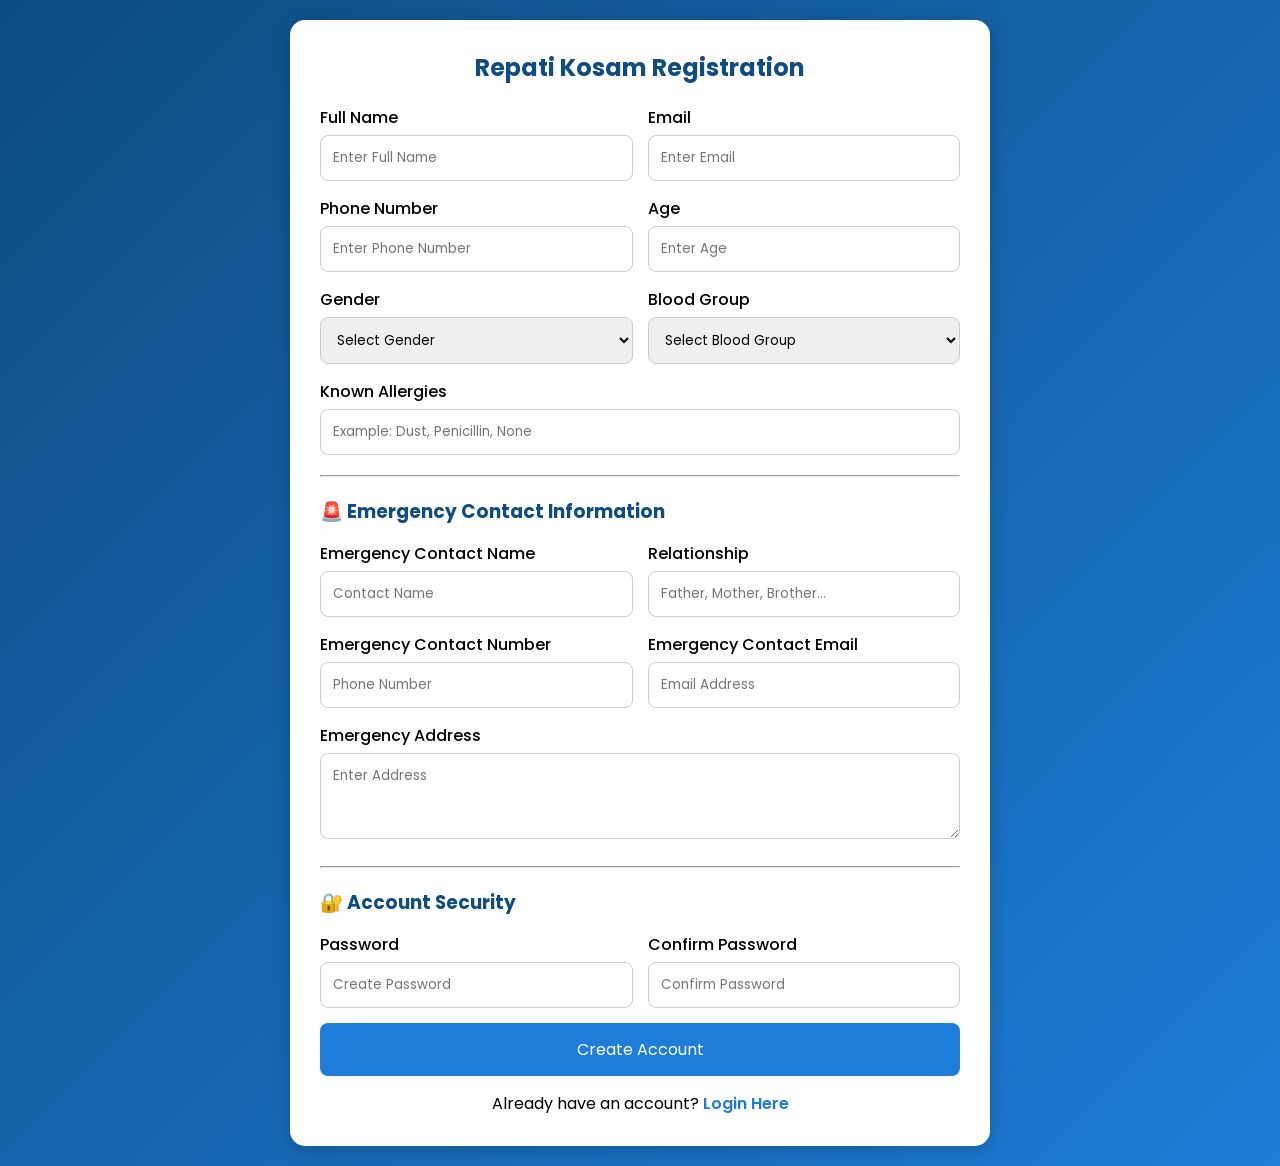
<file: register.html>
<!DOCTYPE html>
<html lang="en">
<head>
<meta charset="UTF-8">
<meta name="viewport" content="width=device-width, initial-scale=1.0">
<title>Register - Repati Kosam</title>

<link href="https://fonts.googleapis.com/css2?family=Poppins:wght@300;400;500;600&display=swap" rel="stylesheet">

<style>

*{
margin:0;
padding:0;
box-sizing:border-box;
font-family:'Poppins',sans-serif;
}

body{
background:linear-gradient(135deg,#0f4c81,#1d7dd8);
display:flex;
justify-content:center;
align-items:center;
min-height:100vh;
padding:20px;
}

.container{
width:700px;
background:white;
padding:30px;
border-radius:15px;
box-shadow:0 5px 20px rgba(0,0,0,.2);
}

h2{
text-align:center;
color:#0f4c81;
margin-bottom:20px;
}

.row{
display:grid;
grid-template-columns:1fr 1fr;
gap:15px;
}

.input-group{
margin-bottom:15px;
}

label{
display:block;
margin-bottom:5px;
font-weight:500;
}

input, select, textarea{
width:100%;
padding:12px;
border:1px solid #ccc;
border-radius:8px;
}

button{
width:100%;
padding:14px;
background:#1d7dd8;
color:white;
border:none;
border-radius:8px;
font-size:16px;
cursor:pointer;
}

button:hover{
background:#0f4c81;
}

p{
text-align:center;
margin-top:15px;
}

a{
color:#1d7dd8;
text-decoration:none;
font-weight:600;
}

</style>
</head>

<body>

<div class="container">

<h2>Repati Kosam Registration</h2>

<form action="dashboard.html">

<div class="row">

<div class="input-group">
<label>Full Name</label>
<input type="text" placeholder="Enter Full Name" required>
</div>

<div class="input-group">
<label>Email</label>
<input type="email" placeholder="Enter Email" required>
</div>

</div>

<div class="row">

<div class="input-group">
<label>Phone Number</label>
<input type="tel" placeholder="Enter Phone Number" required>
</div>

<div class="input-group">
<label>Age</label>
<input type="number" placeholder="Enter Age" required>
</div>

</div>

<div class="row">

<div class="input-group">
<label>Gender</label>
<select required>
<option value="">Select Gender</option>
<option>Female</option>
<option>Male</option>
<option>Other</option>
</select>
</div>

<div class="input-group">
<label>Blood Group</label>
<select required>
<option value="">Select Blood Group</option>
<option>A+</option>
<option>A-</option>
<option>B+</option>
<option>B-</option>
<option>AB+</option>
<option>AB-</option>
<option>O+</option>
<option>O-</option>
</select>
</div>

</div>

<div class="input-group">
<label>Known Allergies</label>
<input type="text" placeholder="Example: Dust, Penicillin, None">
</div>

<hr style="margin:20px 0;">

<h3 style="color:#0f4c81;margin-bottom:15px;">
🚨 Emergency Contact Information
</h3>

<div class="row">

<div class="input-group">
<label>Emergency Contact Name</label>
<input type="text" placeholder="Contact Name" required>
</div>

<div class="input-group">
<label>Relationship</label>
<input type="text" placeholder="Father, Mother, Brother..." required>
</div>

</div>

<div class="row">

<div class="input-group">
<label>Emergency Contact Number</label>
<input type="tel" placeholder="Phone Number" required>
</div>

<div class="input-group">
<label>Emergency Contact Email</label>
<input type="email" placeholder="Email Address">
</div>

</div>

<div class="input-group">
<label>Emergency Address</label>
<textarea rows="3" placeholder="Enter Address"></textarea>
</div>

<hr style="margin:20px 0;">

<h3 style="color:#0f4c81;margin-bottom:15px;">
🔐 Account Security
</h3>

<div class="row">

<div class="input-group">
<label>Password</label>
<input type="password" placeholder="Create Password" required>
</div>

<div class="input-group">
<label>Confirm Password</label>
<input type="password" placeholder="Confirm Password" required>
</div>

</div>

<button type="submit">
Create Account
</button>

<p>
Already have an account?
<a href="login.html">Login Here</a>
</p>

</form>

</div>

</body>
</html>
</file>
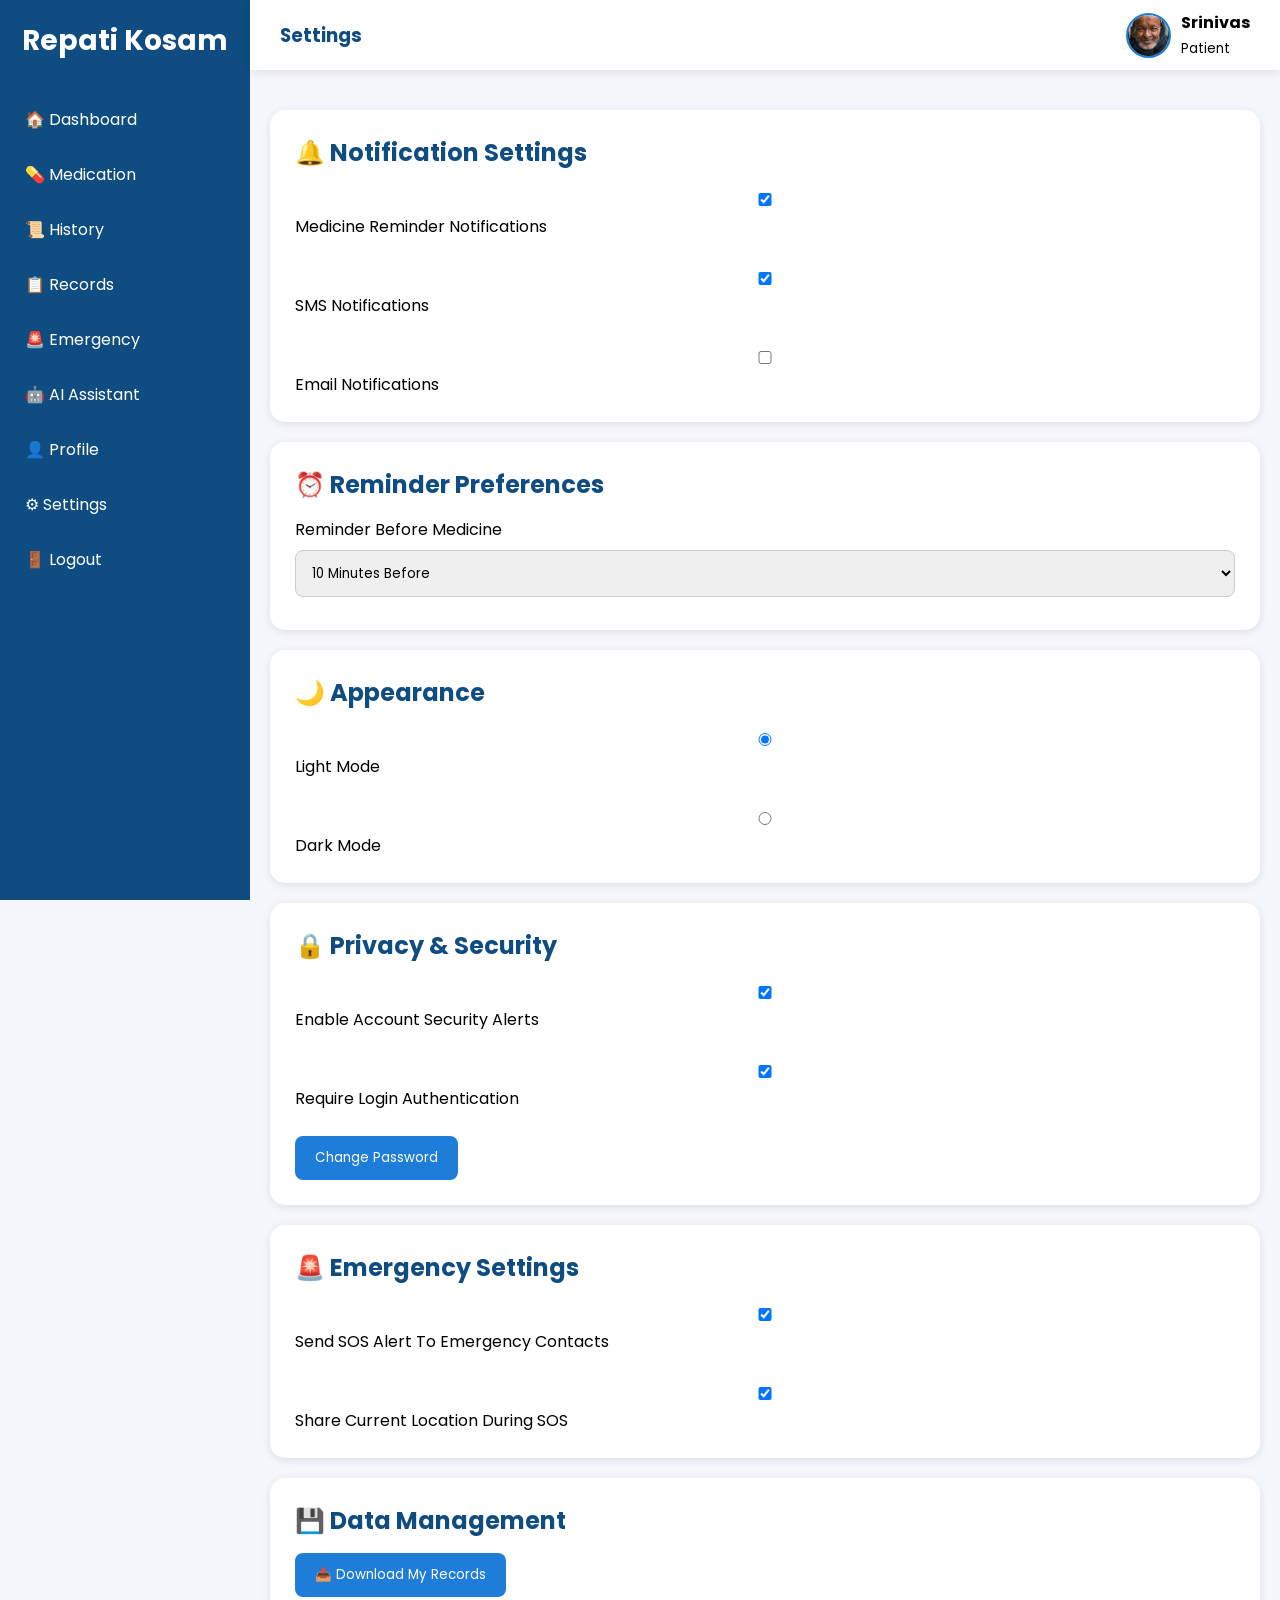
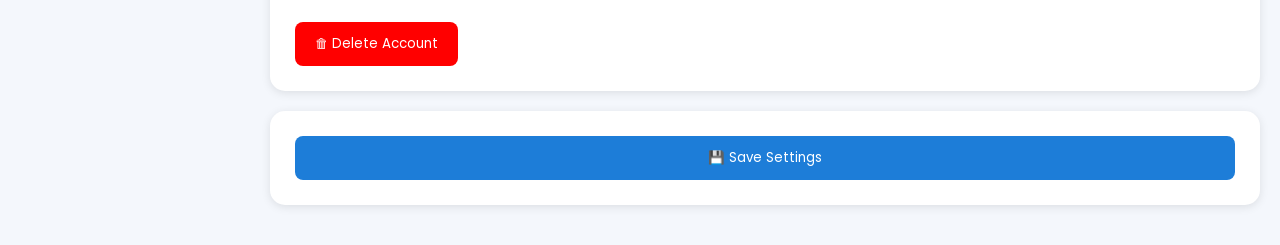
<file: settings.html>
<!DOCTYPE html>
<html lang="en">
<head>
<meta charset="UTF-8">
<meta name="viewport" content="width=device-width, initial-scale=1.0">
<title>Settings - Repati Kosam</title>

<link rel="stylesheet" href="style.css">
<link href="https://fonts.googleapis.com/css2?family=Poppins:wght@300;400;500;600&display=swap" rel="stylesheet">
</head>

<body>

<!-- Sidebar -->

<div class="sidebar">

<h2>Repati Kosam</h2>

<a href="dashboard.html">🏠 Dashboard</a>
<a href="medication.html">💊 Medication</a>
<a href="history.html">📜 History</a>
<a href="records.html">📋 Records</a>
<a href="emergency-contact.html">🚨 Emergency</a>
<a href="ai-assistant.html">🤖 AI Assistant</a>
<a href="profile.html">👤 Profile</a>
<a href="settings.html">⚙ Settings</a>
<a href="index.html">🚪 Logout</a>

</div>

<!-- Top Bar -->

<div class="topbar">

<h3>Settings</h3>

<div class="profile">
<img src="images/profile.png" alt="Profile">

<div>
<b>Srinivas</b><br>
<small>Patient</small>
</div>

</div>

</div>

<!-- Main Content -->

<div class="main">

<div class="card">

<h2>🔔 Notification Settings</h2>

<label>
<input type="checkbox" checked>
 Medicine Reminder Notifications
</label>

<br><br>

<label>
<input type="checkbox" checked>
 SMS Notifications
</label>

<br><br>

<label>
<input type="checkbox">
 Email Notifications
</label>

</div>

<div class="card">

<h2>⏰ Reminder Preferences</h2>

<label>Reminder Before Medicine</label>

<select>
<option>5 Minutes Before</option>
<option selected>10 Minutes Before</option>
<option>15 Minutes Before</option>
<option>30 Minutes Before</option>
<option>1 Hour Before</option>
</select>

</div>

<div class="card">

<h2>🌙 Appearance</h2>

<label>
<input type="radio" name="theme" checked>
 Light Mode
</label>

<br><br>

<label>
<input type="radio" name="theme">
 Dark Mode
</label>

</div>

<div class="card">

<h2>🔒 Privacy & Security</h2>

<label>
<input type="checkbox" checked>
 Enable Account Security Alerts
</label>

<br><br>

<label>
<input type="checkbox" checked>
 Require Login Authentication
</label>

<br><br>

<button class="btn">
Change Password
</button>

</div>

<div class="card">

<h2>🚨 Emergency Settings</h2>

<label>
<input type="checkbox" checked>
 Send SOS Alert To Emergency Contacts
</label>

<br><br>

<label>
<input type="checkbox" checked>
 Share Current Location During SOS
</label>

</div>

<div class="card">

<h2>💾 Data Management</h2>

<button class="btn">
📥 Download My Records
</button>

<br><br>

<button class="btn delete">
🗑 Delete Account
</button>

</div>

<div class="card">

<button class="btn" style="width:100%;">
💾 Save Settings
</button>

</div>

</div>

<script src="script.js"></script>

</body>
</html>
</file>
<file: style.css>
/* Google Font */
@import url('https://fonts.googleapis.com/css2?family=Poppins:wght@300;400;500;600;700&display=swap');

*{
margin:0;
padding:0;
box-sizing:border-box;
font-family:'Poppins',sans-serif;
}

body{
background:#f4f7fc;
}

/* Sidebar */

.sidebar{
position:fixed;
left:0;
top:0;
width:250px;
height:100%;
background:#0f4c81;
padding-top:20px;
overflow-y:auto;
}

.sidebar h2{
color:white;
text-align:center;
margin-bottom:30px;
font-size:28px;
}

.sidebar a{
display:block;
padding:15px 25px;
color:white;
text-decoration:none;
transition:0.3s;
font-size:16px;
}

.sidebar a:hover{
background:#1d7dd8;
padding-left:35px;
}

/* Top Bar */

.topbar{
position:fixed;
top:0;
left:250px;
right:0;
height:70px;
background:white;
display:flex;
justify-content:space-between;
align-items:center;
padding:0 30px;
box-shadow:0 2px 10px rgba(0,0,0,0.1);
z-index:1000;
}

.topbar h3{
color:#0f4c81;
}

.profile{
display:flex;
align-items:center;
gap:10px;
}

.profile img{
width:45px;
height:45px;
border-radius:50%;
border:2px solid #1d7dd8;
object-fit:cover;
}

/* Main Content */

.main{
margin-left:250px;
margin-top:90px;
padding:20px;
}

/* Cards */

.card{
background:white;
padding:25px;
border-radius:15px;
box-shadow:0 2px 10px rgba(0,0,0,0.1);
margin-bottom:20px;
}

.card h2{
color:#0f4c81;
margin-bottom:15px;
}

/* Dashboard Cards */

.cards{
display:grid;
grid-template-columns:repeat(auto-fit,minmax(220px,1fr));
gap:20px;
margin-bottom:20px;
}

.stat-card{
background:white;
padding:25px;
border-radius:15px;
text-align:center;
box-shadow:0 2px 10px rgba(0,0,0,0.1);
}

.stat-card h1{
font-size:35px;
color:#1d7dd8;
margin-bottom:10px;
}

/* Forms */

input,
select,
textarea{
width:100%;
padding:12px;
margin:8px 0;
border:1px solid #ccc;
border-radius:8px;
outline:none;
}

input:focus,
select:focus,
textarea:focus{
border-color:#1d7dd8;
}

/* Buttons */

.btn{
background:#1d7dd8;
color:white;
padding:12px 20px;
border:none;
border-radius:8px;
cursor:pointer;
transition:0.3s;
}

.btn:hover{
background:#0f4c81;
}

.delete{
background:red;
}

.delete:hover{
background:darkred;
}

.edit{
background:green;
}

.edit:hover{
background:darkgreen;
}

/* Tables */

table{
width:100%;
border-collapse:collapse;
margin-top:10px;
}

table th{
background:#1d7dd8;
color:white;
padding:12px;
}

table td{
padding:12px;
border:1px solid #ddd;
text-align:center;
}

/* Status */

.taken{
color:green;
font-weight:bold;
}

.pending{
color:orange;
font-weight:bold;
}

.missed{
color:red;
font-weight:bold;
}

/* Upload Box */

.upload-box{
border:2px dashed #1d7dd8;
padding:40px;
text-align:center;
border-radius:15px;
background:#f8fbff;
}

/* Records */

.records-grid{
display:grid;
grid-template-columns:repeat(auto-fit,minmax(250px,1fr));
gap:20px;
}

.record-card{
background:#eef6ff;
padding:20px;
border-radius:15px;
box-shadow:0 2px 8px rgba(0,0,0,0.1);
}

.record-card h3{
color:#0f4c81;
margin-bottom:10px;
}

/* AI Chat */

.chat-container{
background:white;
height:500px;
overflow-y:auto;
padding:20px;
border-radius:15px;
box-shadow:0 2px 10px rgba(0,0,0,0.1);
}

.bot{
background:#eaf4ff;
padding:12px;
border-radius:10px;
margin-bottom:10px;
width:fit-content;
max-width:70%;
}

.user{
background:#1d7dd8;
color:white;
padding:12px;
border-radius:10px;
margin-left:auto;
margin-bottom:10px;
width:fit-content;
max-width:70%;
}

.input-area{
display:flex;
gap:10px;
margin-top:15px;
}

/* SOS Button */

.sos{
width:100%;
background:red;
color:white;
font-size:28px;
font-weight:bold;
padding:20px;
border:none;
border-radius:15px;
cursor:pointer;
}

.sos:hover{
background:darkred;
}

/* Profile Page */

.profile-card{
text-align:center;
}

.profile-card img{
width:140px;
height:140px;
border-radius:50%;
border:4px solid #1d7dd8;
object-fit:cover;
margin-bottom:15px;
}

/* Footer */

footer{
background:#08263d;
color:white;
text-align:center;
padding:15px;
margin-top:30px;
}

/* Responsive */

@media(max-width:768px){

.sidebar{
width:100%;
height:auto;
position:relative;
}

.topbar{
left:0;
}

.main{
margin-left:0;
margin-top:90px;
}

.cards{
grid-template-columns:1fr;
}

.records-grid{
grid-template-columns:1fr;
}

}
</file>
